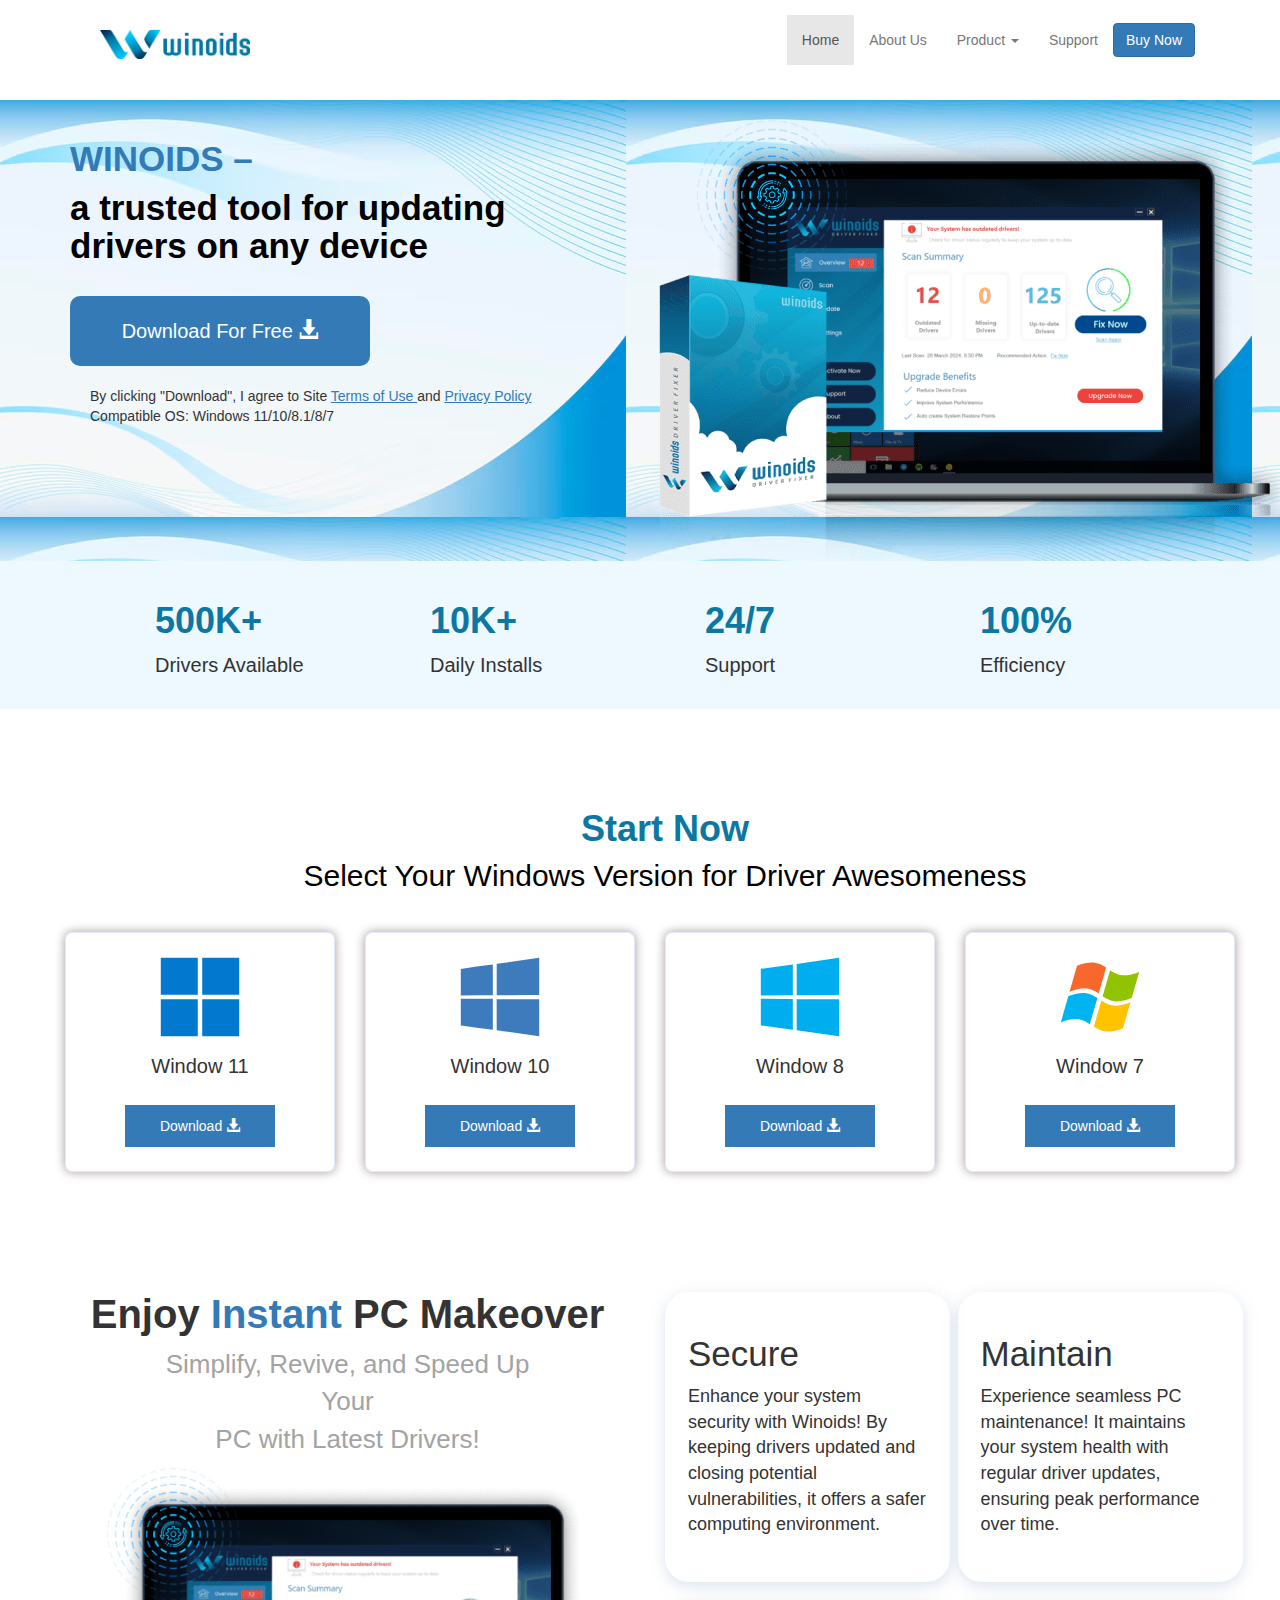
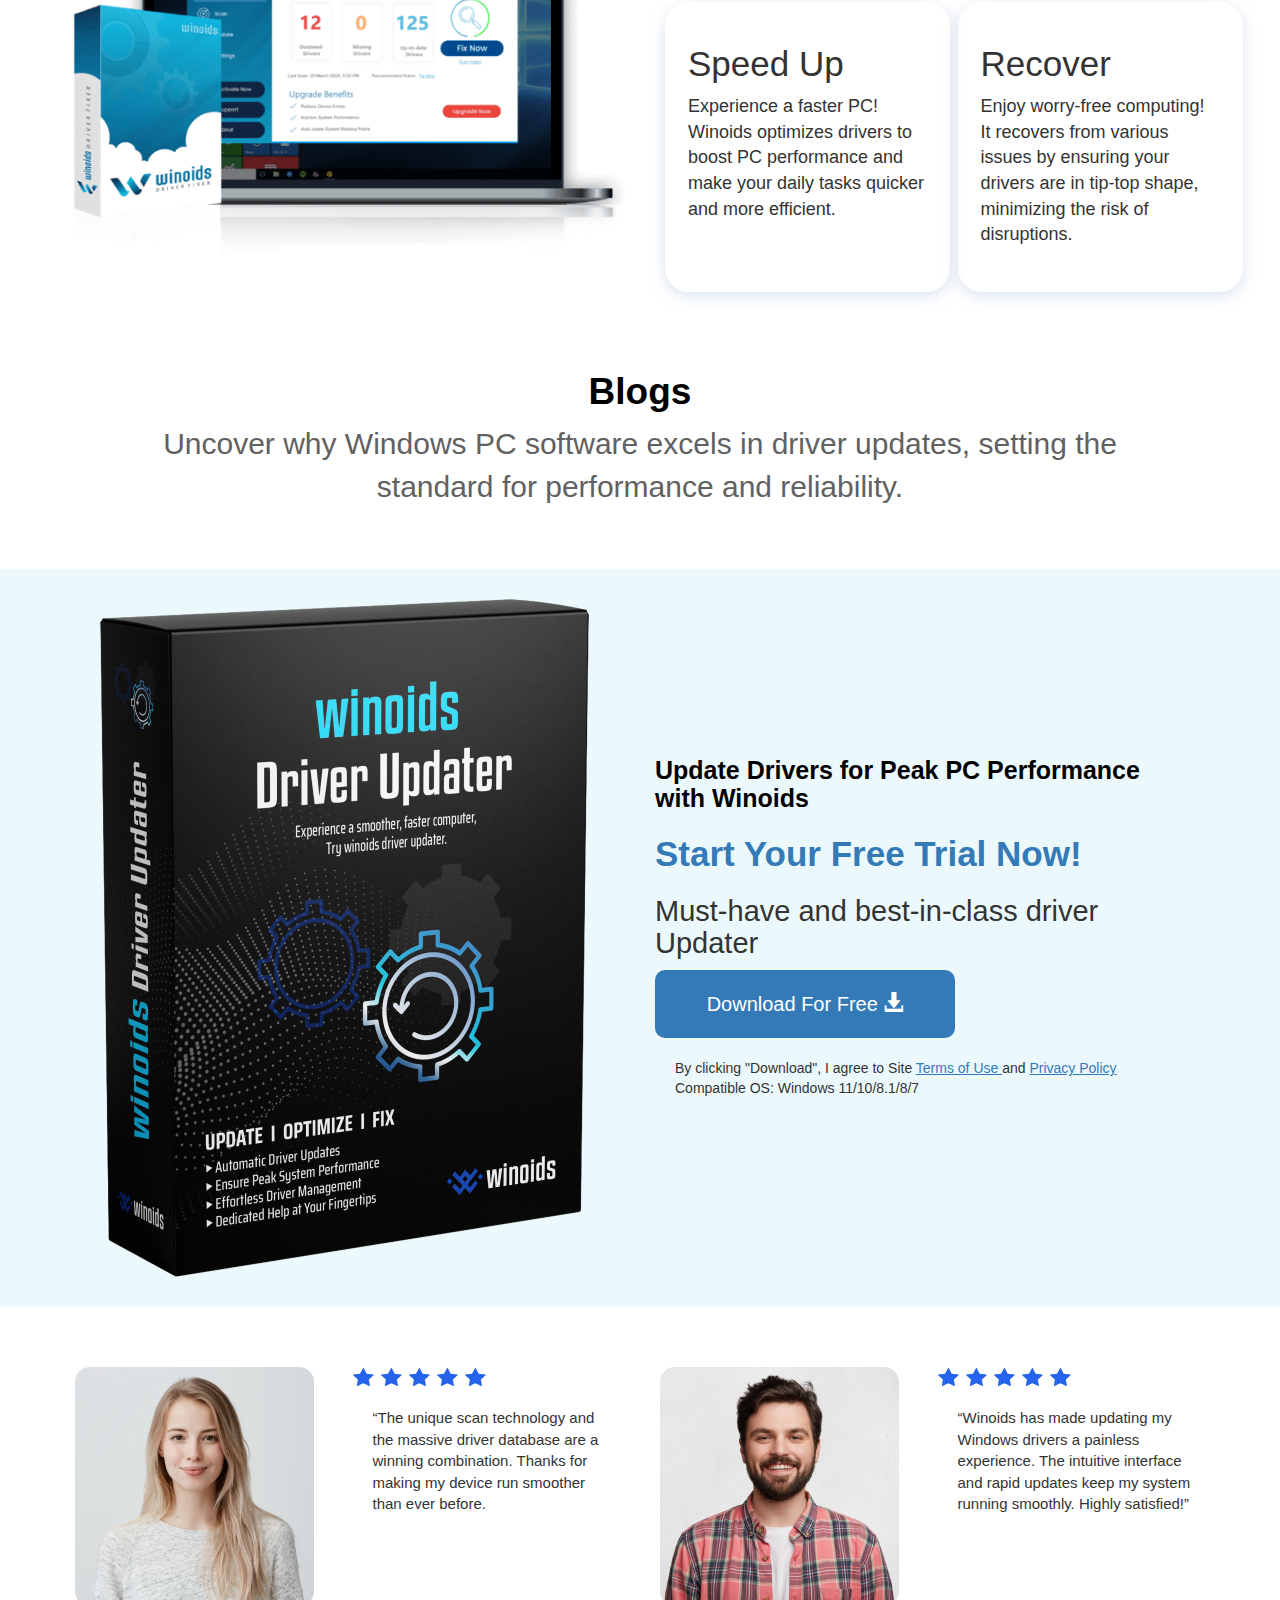
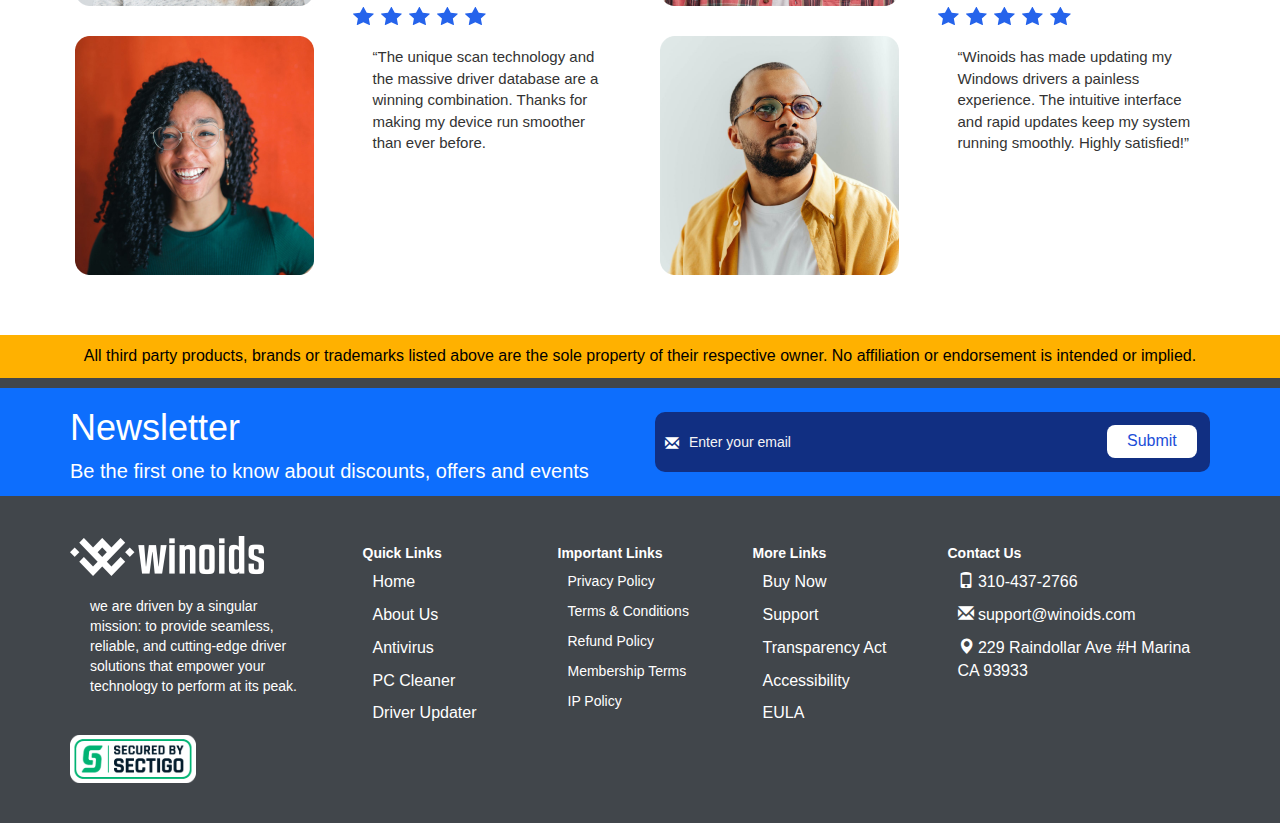
<file: index.html>
<!doctype html>
<html lang="en">
<head>
    <meta charset="utf-8">
    <meta http-equiv="X-UA-Compatible" content="IE=edge">
    <meta name="viewport" content="width=device-width, initial-scale=1">
    <!-- The above 3 meta tags *must* come first in the head; any other head content must come *after* these tags -->
    <title>XportSoft Layout</title>

    <!-- Bootstrap -->
    <link rel="stylesheet" href="css/bootstrap.min.css">
    <link rel="stylesheet" href="css/navbar.css">

    <!-- HTML5 shim and Respond.js for IE8 support of HTML5 elements and media queries -->
    <!-- WARNING: Respond.js doesn't work if you view the page via file:// -->
    <!--[if lt IE 9]>
      <script src="https://cdn.jsdelivr.net/npm/html5shiv@3.7.3/dist/html5shiv.min.js"></script>
      <script src="https://cdn.jsdelivr.net/npm/respond.js@1.4.2/dest/respond.min.js"></script>
    <![endif]-->
</head>
<body>
    <section class="sec-0">
        <div class="container">
            <nav class="navbar navbar-default">
                <div class="container-fluid">
                  <div class="navbar-header">
                    <button type="button" class="navbar-toggle" data-toggle="collapse" data-target="#myNavbar">
                      <span class="icon-bar"></span>
                      <span class="icon-bar"></span>
                      <span class="icon-bar"></span>                        
                    </button>
                  </div>
                  <div class="collapse navbar-collapse" id="myNavbar">
                    <ul class="nav navbar-nav">
                        <a class="navbar-brand" href="/"><img src="images/logo.png" alt=""></a>
                    </ul>
                    <ul class="nav navbar-nav navbar-right">
                      <li  class="active"><a href="#">Home</a></li>
                      <li><a href="#">About Us</a></li>
                      <li class="dropdown">
                        <a class="dropdown-toggle" data-toggle="dropdown" href="#">Product <span class="caret"></span></a>
                        <ul class="dropdown-menu">
                          <li><a href="#">Page 1</a></li>
                          <li><a href="#">Page 2</a></li>
                          <li><a href="#">Page 3</a></li>
                        </ul>
                      </li>
                      <li><a href="#">Support</a></li>
                    <button class="btn btn-primary navbar-btn">Buy Now</button>
                    <li></li>
                    </ul>
                  </div>
                </div>
              </nav>
        </div>
    </section>
    <section class="sec-1">
        <!--Banner-->
        <div class="container">
            <div class="left-banner">
            <div class="row">
                <div class="col-lg-6">
                    <h3 class="heading-3">WINOIDS –</h3>
                    <h4 class="heading-4">a trusted tool for updating drivers on any device</h4>
                    <button class="btn ">Download For Free  <span class="glyphicon glyphicon-download-alt"></span></button>
                    <p class="paragraph">By clicking "Download", I agree to Site <span class="s1"><u>Terms of Use </u></span> and <span class="s2"><u>Privacy Policy</u></span> Compatible OS: Windows 11/10/8.1/8/7</p>

                </div>
                <div class="col-lg-6">
                    <img src="images/laptop.png">
                </div>
            </div>
        </div>
    </div>
    </section>
<section class="sec-2">
        <div class="container">
            <div class="parent">
                        <div class="children1">
                            <h1>500K+</h1>
                            <p>Drivers Available</p>
                        </div>
        
                        <div class="children1">
                            <h1>10K+</h1>
                            <p>Daily Installs</p>
                        </div>
        
                        <div class="children1">
                            <h1>24/7</h1>
                            <p>Support</p>
                        </div>
        
                        <div class="children1">
                            <h1>100%</h1>
                            <p>Efficiency</p>
                        </div>
            </div>
        </div>

</section>
<section class="sec-3">
    <div class="container">
        <div class="top-3">
            <h2>Start Now</h2>
            <h4>Select Your Windows Version for Driver Awesomeness</h4>
        </div>
        <div class="windows">
            <div class="win1">
                <img src="images/windows-1.svg">
                <p>Window 11</p>
                <button class="btn1">Download <span class="glyphicon glyphicon-download-alt"></span></button>
            </div>

            <div class="win1">
                <img src="images/windows-2.svg">
                <p>Window 10</p>
                <button class="btn1">Download <span class="glyphicon glyphicon-download-alt"></span></button>
            </div>

            <div class="win1">
                <img src="images/windows-3.svg"> 
                <p>Window 8</p>
                <button class="btn1">Download <span class="glyphicon glyphicon-download-alt"></span></button>
            </div>

            <div class="win1">
                <img src="images/windows-4.svg">
                <p>Window 7</p>
                <button class="btn1">Download <span class="glyphicon glyphicon-download-alt"></span></button>
            </div>
        </div>
    </div>
</section>
<section class="sec-4">
    <div class="container">
        <div class="row">
            <div class="col-lg-6">
                <div class="left-design">
                    <h6 class="heading-6">Enjoy <span class="ins">Instant </span>PC Makeover</h6>
                    <p class="para1">Simplify, Revive, and Speed Up
                        <span class="y">Your</span> 
                        PC with Latest Drivers!
                    </p>
                    <div class="pic">
                    <img src="images/laptop.png">
                    </div>
                </div>
            </div>
            <div class="right-design">
            <div class="col-lg-6">
            <div class="row">
                <div class="col-lg-6">
                    <div class="desc1">
                    <h3>Secure</h3>
                    <p>Enhance your system security with Winoids! By keeping 
                        drivers updated and closing potential vulnerabilities,
                         it offers a safer computing environment.
                    </p>
                </div>
                </div>

                <div class="col-lg-6">
                    <div class="desc1">
                    <h3>Maintain</h3>
                    <p>
                        Experience seamless PC maintenance! It maintains your system health 
                        with regular driver updates, ensuring peak performance over time.
                    </p>
                </div>
                </div>
            </div>

            <div class="row">
                <div class="col-lg-6">
                    <div class="desc1">
                    <h3>Speed Up</h3>
                    <p>Experience a faster PC! Winoids optimizes drivers to boost PC performance
                         and make your daily tasks quicker and more efficient.</p>
                </div>
            </div>

                <div class="col-lg-6">
                    <div class="desc1">
                    <h3>Recover</h3>
                    <p>Enjoy worry-free computing! It recovers from various issues by ensuring your 
                        drivers are in tip-top shape, minimizing the risk of disruptions.</p>
                </div>
            </div>
            </div>
            </div>
            
        </div>
        </div>
        
        
    </div>
</section>
<section class="sec-6">
    <div class="container">
        <div class="blog">
            <div class="blog-child">
                <h3 class="blogs">Blogs</h3>
                <p class="uncover">Uncover why Windows PC software excels in driver updates,
                    setting the standard for performance and reliability.</p>
            </div>
        </div>
    </div>
</section>
<section class="sec-5">
<div class="container">
    <div class="row">
        <div class="left-banner-1">
        <div class="col-lg-6">
            <img src="images/book.png">
        </div>
        <div class="col-lg-6">
            <h4> Update Drivers for Peak PC Performance with Winoids</h4>
            <h3>Start Your Free Trial Now!</h3>
            <h2>Must-have and best-in-class driver Updater</h2>
            <button class="btn-1 ">Download For Free  <span class="glyphicon glyphicon-download-alt"></span></button>
            <p class="paragraph-1">By clicking "Download", I agree to Site <span class="s3"><u>Terms of Use </u></span> and <span class="s4"><u>Privacy Policy</u></span> Compatible OS: Windows 11/10/8.1/8/7</p>

        </div>
    </div>
    </div>
</div>
</section>

<section class="sec-7">
    <div class="container">
        <div class="row">
            <div class="col-lg-6">
                <div class="parents">
                    <div class="children">
                        <img src="images/girl.jpg">
                    </div>
                    <div class="children">
                        <img src="images/stars.svg">
                        <p>“The unique scan technology and the massive driver database are a winning combination. 
                            Thanks for making my device run smoother than ever before.</p>
                    </div>
                </div>
            </div>

            <div class="col-lg-6">
                <div class="parents">
                    <div class="children">
                        <img src="images/foto-men.jpg">
                    </div>
                    <div class="children">
                        <img src="images/stars.svg">
                        <p>“Winoids has made updating my Windows drivers a painless experience. 
                            The intuitive interface and rapid updates keep my system running smoothly. Highly satisfied!”</p>
                    </div>
                </div>
            </div>

            <div class="col-lg-6">
                <div class="parents">
                    <div class="children">
                        <img src="images/Jenny-img.png" class="img1">
                    </div>
                    <div class="children">
                        <img src="images/stars.svg">
                        <p>“The unique scan technology and the massive driver database are a winning combination. 
                            Thanks for making my device run smoother than ever before.</p>
                    </div>
                </div>
            </div>

            <div class="col-lg-6">
                <div class="parents">
                    <div class="children">
                        <img src="images/henry-img.png" class="img1">
                    </div>
                    <div class="children">
                        <img src="images/stars.svg">
                        <p>“Winoids has made updating my Windows drivers a painless experience. 
                            The intuitive interface and rapid updates keep my system running smoothly. Highly satisfied!”</p>
                    </div>
                </div>
            </div>
            

        </div>
    </div>
</section>

<section class="main-footer">

<div class="footer-1">
   <div class="container-fluid">
<div class="yellow">
    <p class="cont">All third party products, brands or trademarks listed above are the sole property of their respective owner. 
        No affiliation or endorsement is intended or implied.</p>
</div>
   </div>
</div>

        <div class="footer-3">
            <div class="container">
                <div class="row">
                    <div class="col-lg-6">
                        <div class="left-content">
                        <h1>Newsletter</h1>
                        <p>Be the first one to know about discounts, offers and events</p>
                    </div>
                    </div>

                    <div class="col-lg-6">
                        <div class="right-content">
                        <form>
                            <i class="glyphicon glyphicon-envelope"></i>
                            <input type="text" class="text-field" placeholder="Enter your email" value="Enter your email">
                            <button class="btn">Submit</button>
                        </form>
                    </div>
                    </div>
                </div>
            </div>

        </div>
        <div class="logow">
                <div class="container">
                    <div class="row">
                        <div class="col-lg-3">
                            <div class="pictures">
                                <img src="images/logow.png">
                                <p>we are driven by a singular mission: to provide seamless, reliable,
                                    and cutting-edge driver solutions that empower your technology to perform at its peak.</p>
                    
                            </div>
                        </div>
                    
                        <div class="col-lg-2">
                            <div class="links">
                            <h5>Quick Links</h5>
                            <ul class="unlist">
                                <li>Home</li>
                                <li>About Us</li>
                                <li>Antivirus</li>
                                <li>PC Cleaner</li>
                                <li>Driver Updater</li>
                            </ul>
                        </div>
                        </div>
                    
                        <div class="col-lg-2">
                    <div class="imp">
                        <h5>Important Links</h5>
                        <ul class="implist">
                            <li>Privacy Policy</li>
                            <li>Terms & Conditions</li>
                            <li>Refund Policy</li>
                            <li>Membership Terms</li>
                            <li>IP Policy</li>
                        </ul>
                    </div>
                        </div>
                    
                        <div class="col-lg-2">
                            <div class="more">
                                <h5>More Links</h5>
                                <ul class="molist">
                                    <li>Buy Now</li>
                                    <li>Support</li>
                                    <li>Transparency Act</li>
                                    <li>Accessibility</li>
                                    <li>EULA</li>
                                </ul>
                            </div>
                        </div>
                    
                        <div class="col-lg-3">
                            <div class="phn">
                                <h5>Contact Us</h5>
                                <ul class="molist">
                                    <li><i class="glyphicon glyphicon-phone"></i> 310-437-2766</li>
                                    <li><i class="glyphicon glyphicon-envelope"></i> support@winoids.com</li>
                                    <li><i class="glyphicon glyphicon-map-marker"></i> 229 Raindollar Ave #H Marina CA 93933</li>
                                </ul>
                            </div>
                        </div>
                        <div class="col-lg-6">
                            <div class="seclast">
                                <img src="images/sectigo.svg">
                            </div>
                        </div>
                    </div>
                </div>
        </div>
</section>
   




    <!-- jQuery (necessary for Bootstrap's JavaScript plugins) -->
    <script src="js/jquery-1.12.4.min.js"></script>
    <!-- Include all compiled plugins (below), or include individual files as needed -->
    <script src="js/bootstrap.min.js"></script>
</body>
</html>
</file>
<file: css/navbar.css>
a.navbar-brand img {
    width: 150px;
    height: auto;
}
.navbar {
    padding: 15px;
    background-color: white;
    border: none;
}

.parent{
    display: flex;
    justify-content: center;
    align-items: center;
    padding: 20px;
}
.children1{
    flex: 0 0 25%;
    max-width: 25%;
}

.parent h1{
    color: #0C78A2;
    font-weight: 800;
}
.parent p{
   
    font-weight: 200;
    font-size: 20px;
}
.sec-2{
    background-color: #EEF8FF;
    padding-left: 120px;
}

.top-3 h2{
    color: #0C78A2;
    font-weight: 800;
    font-size: 36px;
    text-align: center;
}
.top-3 h4{
    font-weight: 500;
    font-size: 30px;
    text-align: center;
    color: black;
}
.sec-3{
    padding: 80px;
}

.windows{
    display: flex;
    justify-content: center;
    align-items: center;
    padding: 30px;
}
.win1{
    flex: 0 0 25%;
    max-width: 25%;
}

.windows .win1 {
    width: 100%;
    border: 1px solid #e0eafc;
    padding: 24px 0;
    text-align: center;
    margin-right: 30px;
    border-radius: 8px;
    box-shadow: 0px 0px 10px 1px #b3a8a8;
}
.windows p{
    padding: 15px;
    font-size: 20px;
}
.windows .btn1{
    background-color: #337AB7;
    color: white;
    border: 1px solid transparent;
    padding: 10px;
    width: 150px;
}
.windows{
    background-color: white;
    border-radius: 10px;
}

.left-banner p{
    padding: 50px;
}
.left-banner .s1{
    color:#337AB7;

}
.left-banner .s2{
    color:#337AB7;

}
.left-banner .paragraph{
    font-family: 'Kanit', sans-serif;
}

.row .heading-3{
    color:#337AB7;
    font-weight: 800;
    font-size: 35px;
}
.left-banner .btn{
    background-color:#337AB7 ;
    color: white;
    border-radius: 10px;
    padding: 20px;
    width: 300px;
    font-size: 20px;
}
.left-banner .heading-4{
    font-size: 35px;
    font-weight: 800;
    color: black;
    padding-bottom: 20px;
}
.left-banner .paragraph{
    padding:20px;
}

.sec-1{
    text-align: start;
    padding-top: 20px;
}

.sec-1 {
    background-image: url("../images/bg-3.avif");
}



.left-design .heading-6{
    font-size: 40px;
    text-align: center;
    font-weight: 800;
}

.left-design .heading-6 .ins{
    color:#337AB7  ;
}

.left-design .para1{
font-size: 26px;
text-align: center;
color: #A3A3A3;
}

.left-design p .y{
    display: block;
}
.sec-4 h3{
    font-weight: 300px;
} 

.right-design h3{
    font-size: 35px;
}

.right-design p{
    font-weight: 400px;
    font-size: 18px;

}
.right-design .desc1 h3 p{
    display: flex;
    align-items: center;
}
.right-design .desc1{
    padding: 23px;
    /* border: 2px solid black; */
    border-radius: 24px;
    box-shadow: 0 4px 15px 0 rgba(153, 174, 207, 0.35);
    height: 290px;
    width: 285px;
    margin: 10px;
    text-align: left;
    box-sizing: border-box;
}   


.left-banner-1 .s3{
    color:#337AB7;

}
.left-banner-1 .s4{
    color:#337AB7;

}

.left-banner-1 .btn-1{
    background-color:#337AB7 ;
    color: white;
    border-radius: 10px;
    padding: 20px;
    width: 300px;
    font-size: 20px;
    border: none;
}

.left-banner-1 h4{
        font-size: 25px;
        color: black;
        font-weight: 600;
    
}

.left-banner-1 .paragraph-1{
    padding:20px;
}


.left-banner-1 h3{
   color:#337AB7 ;
    font-weight: 800;
    font-size: 35px;
    line-height: 125%;

}

.left-banner-1 p .p1{
        font-size: 30px;
        color: #616161;
    
}
.left-banner-1 h2{
    font-size: 29px;

}
.left-banner-1{
    display: flex;
    justify-content: center;
    align-items: center;
    padding: 30px;
}
.sec-5{
    background-color: #ECF9FC;
}
.blog .blogs{
    font-weight: 700;
    font-size: 37px;
    text-align: center;
    color: black;
}
.blog .uncover{
    text-align: center;
    color: #616161;
    font-size: 30px;
    font-weight: 200;
}
.blog{
    padding: 50px;
    padding-bottom: 50px;
}
.cust .headings6{
    font-size: 18px;
    color: #0C5ADB;
    text-align: center;
}
.cust p{
    font-size: 35px;
    text-align: center;
    font-weight: 800;

}
.row1{
    display: flex;
    justify-content: center;
    align-items: center;
}
.cols{
    flex: 0 0 50%;
    max-width: 50%;
}

.row2{
    display: flex;
    justify-content: center;
    align-items: center;
}
.cols1{
    flex: 0 0 50%;
    max-width: 50%;
}
.between{
    padding: 40px;
}
 .between.row2 .cols1{
    padding-right: 0;
}
.sec-7{
    padding: 60px;
}
.footer .d1{
    background-color: #FFB100;
    color: black;
    padding: 12px;
    font-size: 20px;
}

.parents{
    display: flex;
    justify-content: center;
}
.children{
    flex: 0  0 50%;
    max-width: 50%;
}
.parents p{
    padding: 20px;
    font-size: 15px;
}
.parents .img1{
    padding-top: 30px;
}

.yellow .cont{
    background-color: #FFB100;
    color: black;
    padding: 10px;
    font-size: 16px;
    font-weight: 400;
    text-align: center;
}

.left-content p{
    font-size: 20px;
}
.footer-3{
        background-color: #0D6EFD;
        color: white;
}

.footer-3 .right-content{
    padding: 10px;
    border-radius: 10px;
}

.right-content{
    background-color: #112F82;
   
}
.right-content input{
    color: whitesmoke;
    width: 80%;
    border: none;
    border-radius: 10px;
    font-weight: 400px;
    padding: 10px;
    background-color: transparent;
}
.right-content .form{
        background: #112f82;
        border-radius: 12px;
        padding: 15px 30px;
        border: none;
        width: 100%;
        color: white;
    }

.right-content .btn{
        background-color: whitesmoke;
        right: 10px;
        top: 50%;
        background: #fff;
        color: #1d4ed8;
        border: none;
        border-radius: 8px;
        padding: 5px 20px;
        font-size: 16px;
        
}
.footer-3 .row{
    display: flex;
    align-items: center;

}
form{
    display: flex;
    align-items: center;
}
.logow{
    background-color: #41464B;
}
.pictures p{
    color: white;
    font-weight: 300;
}
.links h5{
    color: white;
    font-weight: bolder;
}
.links .unlist{
    list-style-type: none;
    color: white;
   padding: 0px;

    font-weight: 400;
    font-size: 16px;
}
.imp h5{
    color: white;
    font-weight: bolder;
}
.more h5{
    color: white;
    font-weight: bolder;
}
.phn h5{
    color: white;
    font-weight: bolder;
}
.imp .implist{
    list-style-type: none;
    color: white;
   padding: 0px;

    /* font-weight: 400;
    font-size: 16px; */
}
.more .molist{
    list-style-type: none;
    color: white;
   padding: 0px;
    font-weight: 400;
    font-size: 16px;
}
.phn .molist{
   list-style-type: none;  
   padding: 0px;
   color: white;
   font-weight: 400;
    font-size: 16px;
}
.logow{
    padding: 40px;
    display: flex;
    justify-content: center;

}
.pictures p{
    padding: 20px;
}

.main-footer{
    background-color: #41464B;

}
.container-fluid
{
    padding: 0px;
}
.logow li{
    margin: 10px;
}
.logow li{
    padding: 0px;
}
.pic img{
    width: 100%;
}
</file>
